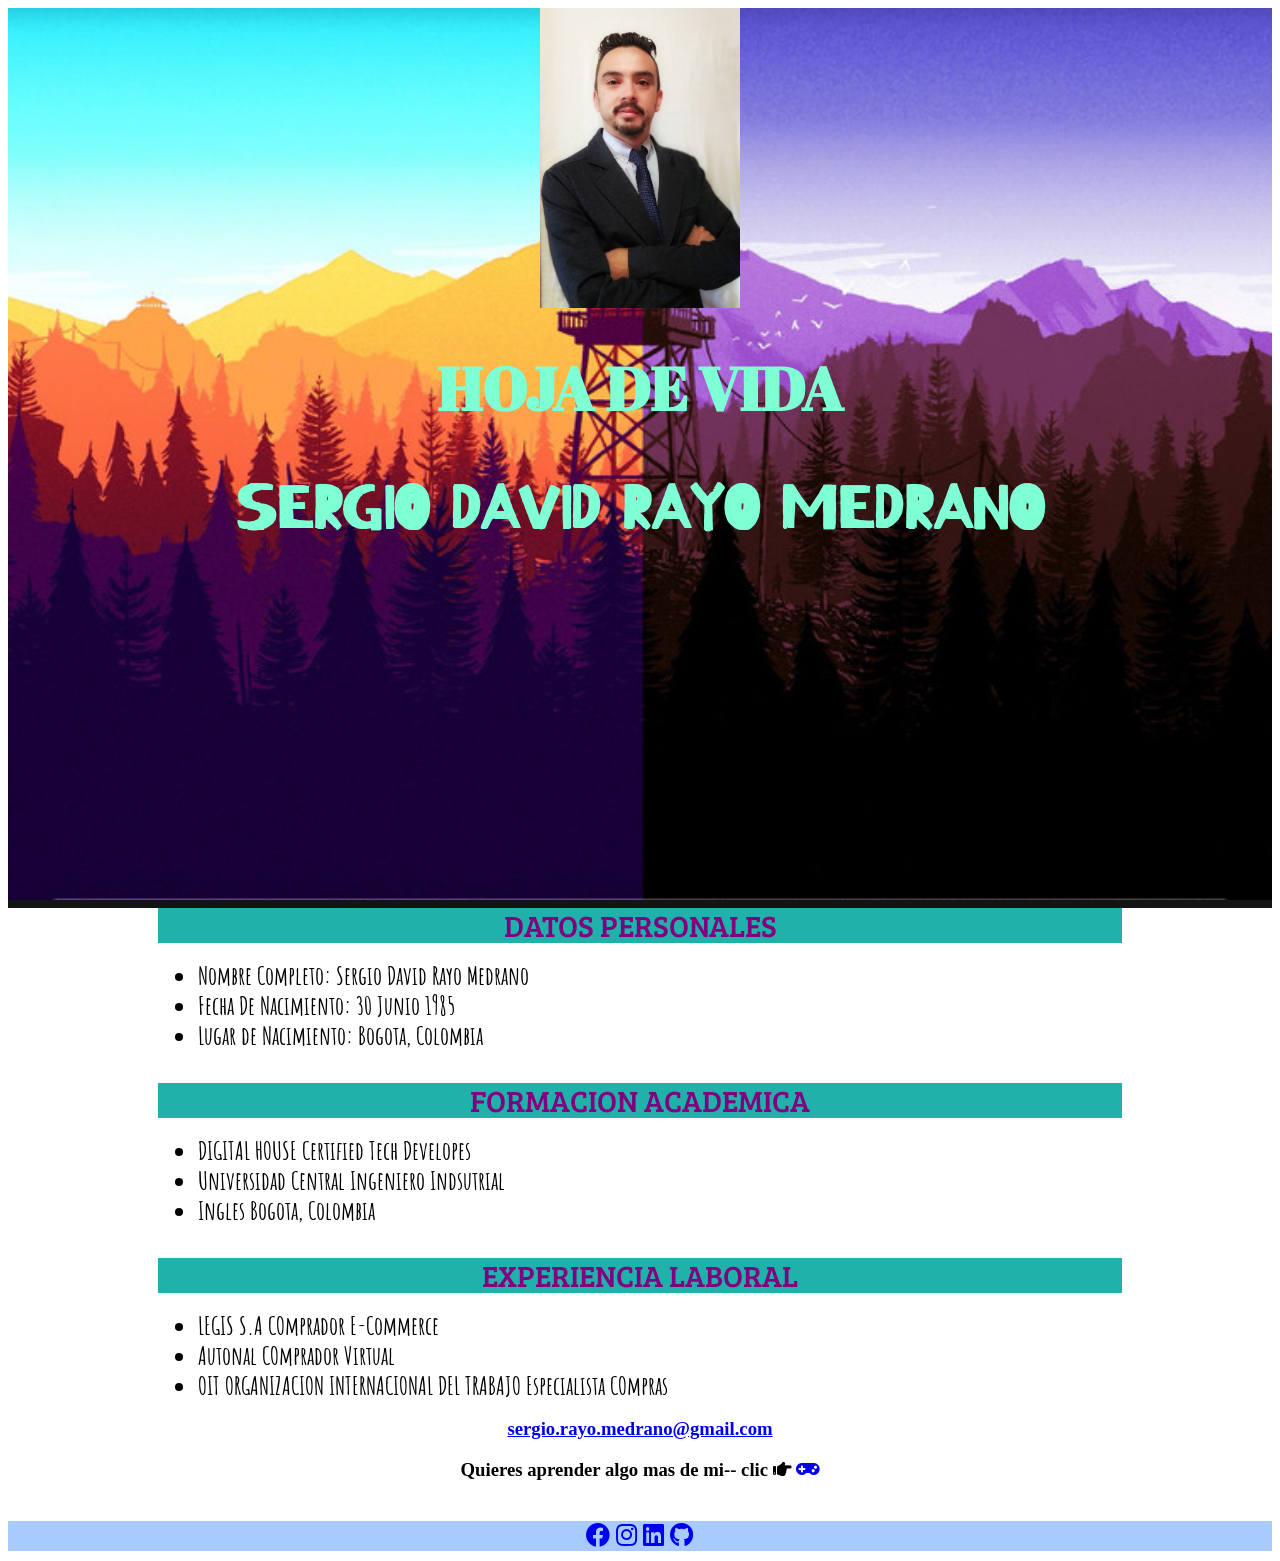
<file: index.html>
<!DOCTYPE html>
<html lang="en">
<head>
    <meta charset="UTF-8">
    <meta http-equiv="X-UA-Compatible" content="IE=edge">
    <meta name="viewport" content="width=device-width, initial-scale=1.0">
    <title>HDV SERGIO RAYO</title>
    <link rel="stylesheet" href="/css/style.css">
    <link rel="stylesheet" href="/css/styles.css">
    
    <link rel="stylesheet" href="https://cdnjs.cloudflare.com/ajax/libs/font-awesome/5.15.3/css/all.min.css" integrity="sha512-iBBXm8fW90+nuLcSKlbmrPcLa0OT92xO1BIsZ+ywDWZCvqsWgccV3gFoRBv0z+8dLJgyAHIhR35VZc2oM/gI1w==" crossorigin="anonymous">
    <link href="https://fonts.googleapis.com/css2?family=Amatic+SC&family=Bree+Serif&family=Kirang+Haerang&display=swap" rel="stylesheet">
    <link href="https://fonts.googleapis.com/css2?family=Abril+Fatface&display=swap" rel="stylesheet">
    
</head>

    <header>
    <img id ="foto_perfil" src="IMAGENES/PORTADA.jpeg" alt="foto de perfil">
    <div>
        <h1 class="titulo"> HOJA DE VIDA </h1>
        <h1 class="titulo2"> SERGIO DAVID RAYO MEDRANO </h1>
    </div>
    </header>
<body>
<main>
<div class="cajas">
    <div class="subtitulos" > DATOS PERSONALES
    </div>
    <ul>
        <li> <span> Nombre Completo:</span> Sergio David Rayo Medrano</li> <br>
        <li> <span> Fecha De Nacimiento: </span> 30 Junio 1985</li> <br>
        <li> <span> Lugar de Nacimiento: </span> Bogota, Colombia</li> <br>
    </ul>
</div>
<div class="cajas">
    <div class="subtitulos"> FORMACION ACADEMICA</div>
    <ul>
            <li> <span> DIGITAL HOUSE</span> Certified Tech Developes</li> <br>
            <li> <span> Universidad Central </span> Ingeniero Indsutrial</li> <br>
            <li> <span> Ingles </span> Bogota, Colombia</li> <br>
    </ul>
</div>
<div class="cajas">
    <div class="subtitulos"> EXPERIENCIA LABORAL</div>
    <ul>
            <li> <span> LEGIS S.A </span> COmprador E-Commerce</li> <br>
            <li> <span> Autonal </span> COmprador Virtual</li> <br>
            <li> <span> OIT ORGANIZACION INTERNACIONAL DEL TRABAJO</span> Especialista COmpras</li>
        </ul>
</div>
    <footer>
    <h3 class="futer" >
        <a href="mailto:sergito.rayo.medrano@gmail.com" target="_blank"> sergio.rayo.medrano@gmail.com</a>
        <p> Quieres aprender algo mas de mi-- clic    <i class="fas fa-hand-point-right"></i> <a href="/infografia.html"><i class="fas fa-gamepad"></i></p> <br> 
        <div class="iconos">
        <a href="https://www.facebook.com/srayom/" target="_blank"><i class="fab fa-facebook"></i></a>
        <a href="https://www.instagram.com/ingzejio/?hl=es-la" target="_blank"><i class="fab fa-instagram"></i></a>
        <a href="https://www.linkedin.com/in/sergiorayo1985/" target="_blank"><i class="fab fa-linkedin"></i></a>
        <a href="https://github.com/sergito1985" target="_blank"><i class="fab fa-github"></i></a>
        </div>
        </h3>
    </footer>
</body>
</html>
</file>
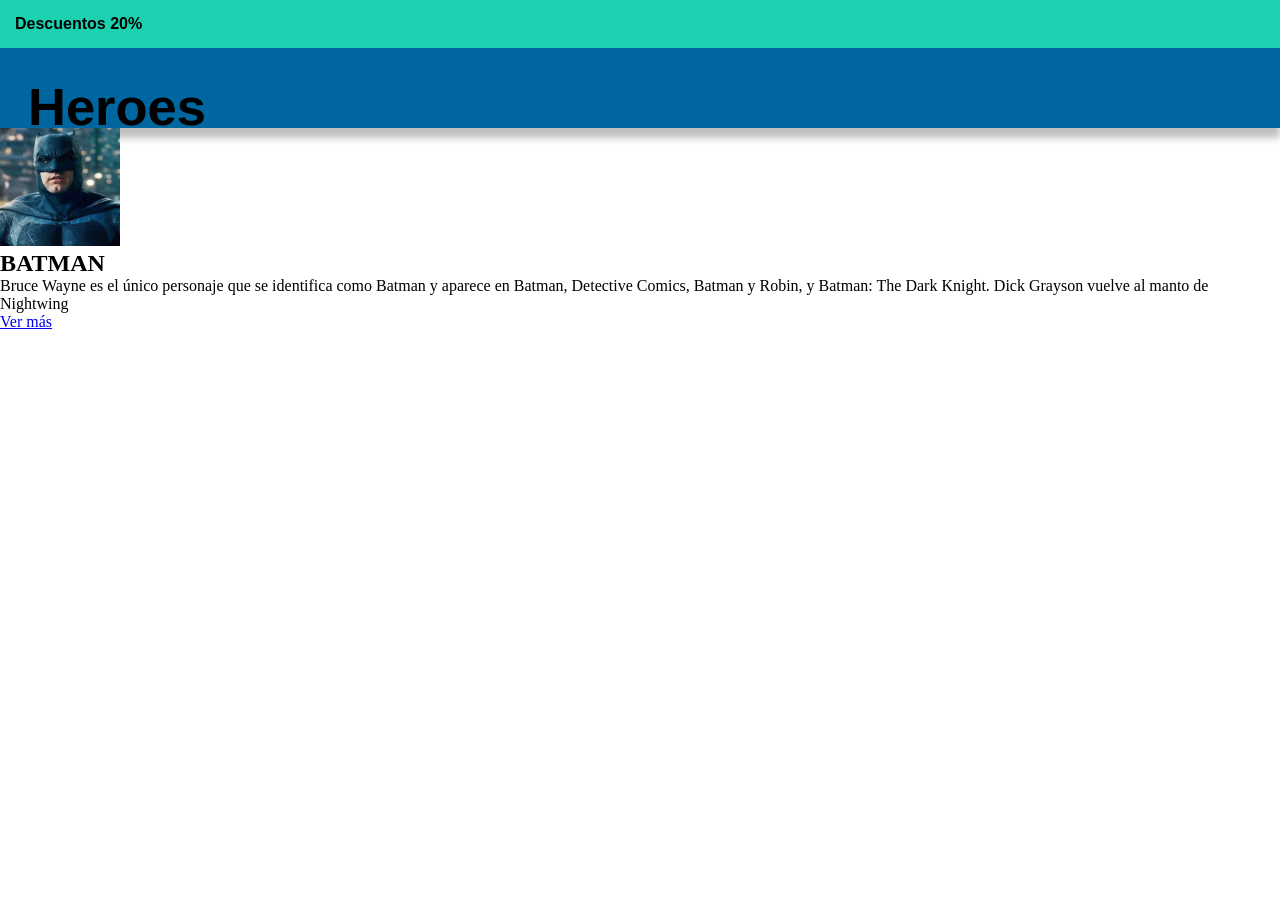
<file: clase 10 heroes/index.html>
<!DOCTYPE html>
<html lang="en">
<head>
    <meta charset="UTF-8">
    <meta http-equiv="X-UA-Compatible" content="IE=edge">
    <meta name="viewport" content="width=device-width, initial-scale=1.0">
    <link rel="stylesheet" href="css/style.css">
    <title>Cards heroes</title>
</head>

<body>
    <header id="navegador">
        <section id="descuento">
            <h4>Descuentos 20%</h4>
        </section>
        <section id="titulo">
            <h1>Heroes</h1>
        </section>
    </header>

<main id="main-content">
        <article class="card">

            <header class="batman profile">
                <i class="fas fa-heart"></i>
                <img src="imagenes/liga-justicia-batman-kO4H--1024x512@abc 1.png" alt="batman">
            </header>
            <section>
                <div class="subBody">
                    <h2>BATMAN</h2>
                    <p>Bruce Wayne es el único personaje que se identifica como Batman y aparece en Batman,
                    Detective Comics, Batman y Robin, y Batman: The Dark Knight. Dick Grayson vuelve al manto 
                    de Nightwing</p>
                </div>


                <a href="#" class="btn-card">Ver más</a>

            </section>
        </article>

</body>
</html>
</file>
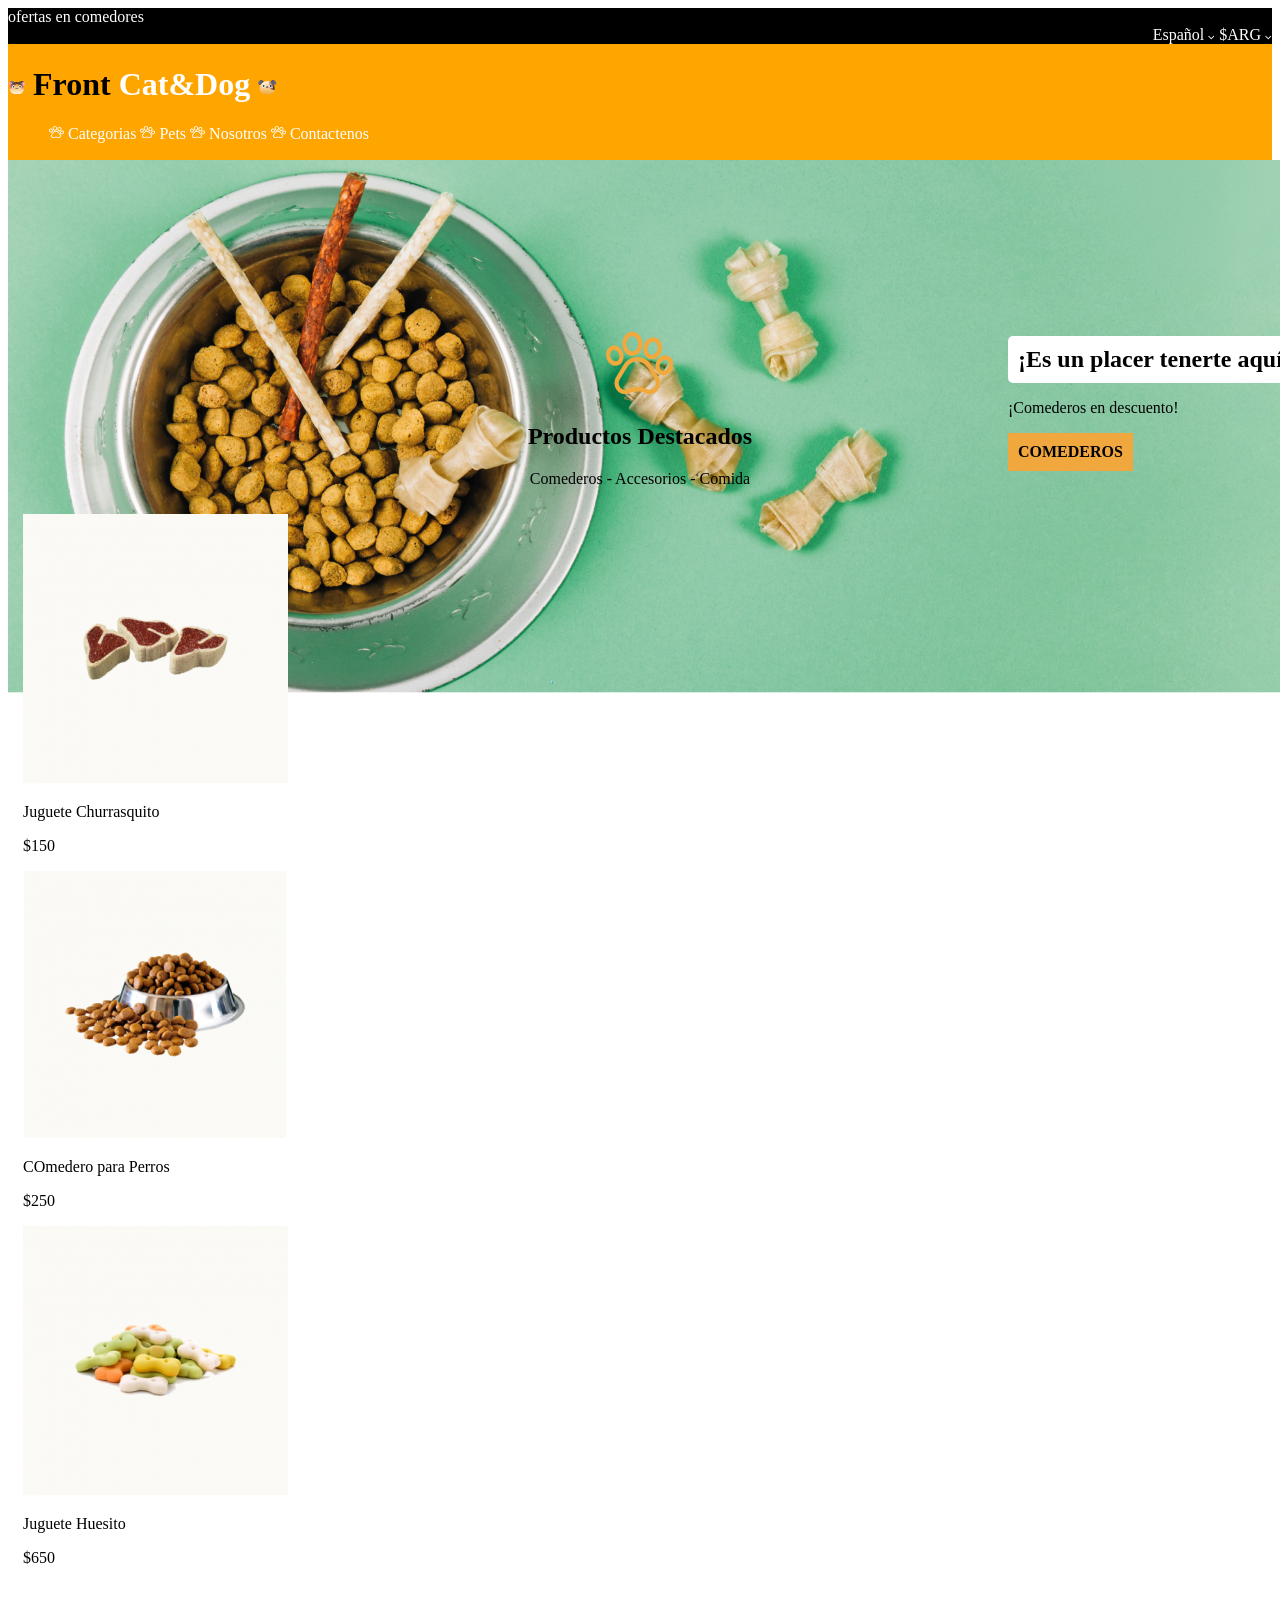
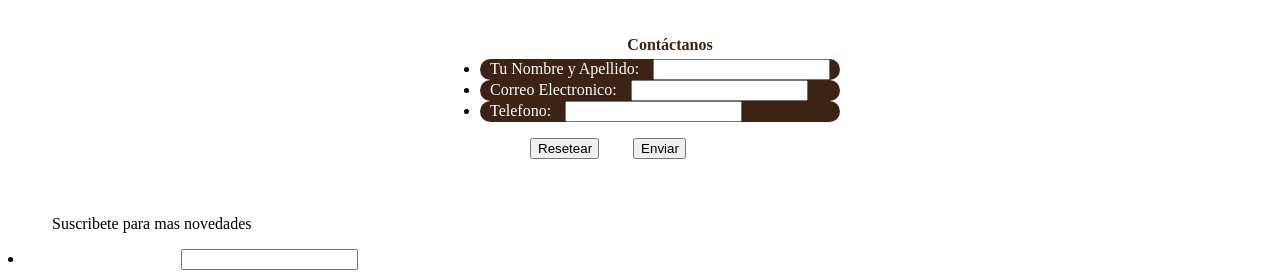
<file: clase 6 pet shop/index.html>
<!DOCTYPE html>
<html lang="en">
  <head>
    <meta charset="UTF-8" />
    <meta http-equiv="X-UA-Compatible" content="IE=edge" />
    <meta name="viewport" content="width=device-width, initial-scale=1.0" />
    <title>Clase C6S</title>
    <link rel="stylesheet" href="CSS/styles.css" >
  </head>
<!--  monedas -->
  <body>
    <header>
      <div class="top"> 
        <span> ofertas en comedores </span> 
        <div class="pago">
          Español <span> <img src="images/downArrow.png" alt="flecha"> </span> 
          $ARG <span> </span><img src="images/downArrow.png" alt="flecha"></span>
        </div>
      </div>
<!--  contenedor logo & list -->
    <div class=logo>
      <h1> <img src="images/svg/Cat.svg" alt="gatico" /> Front <span style="color:white">Cat&Dog </span> <img src="images/svg/Dog.svg" alt="perrito" /> </h1> 
      <nav>  
        <ul type="none">
          <div class="lista1">
          <li>
            <img src="images/svg/pawprint 1.svg" alt="huella"> <span style=color:white> Categorias </span>
            <img src="images/svg/pawprint 1.svg" alt="huella"> <span style=color:white> Pets </span>
            <img src="images/svg/pawprint 1.svg" alt="huella"> <span style=color:white> Nosotros </span>
            <img src="images/svg/pawprint 1.svg" alt="huella"> <span style=color:white> Contactenos </span> 
          </li>
          </div> 
        </ul>
      </nav>
    </div>
<!--  header foto scroll -->
    </header>
        <div class="comedero1">
        <img src="images/Recurso2.png" alt="comida" with="731" height="532.9">
        </div>
        <div class=comida>
            <p> <h2>¡Es un placer tenerte aquí!</h2></p>
            <p>¡Comederos en descuento!</p>
            <p><h4>COMEDEROS</h4></p>  
        </div> 
<!--  productos --> 
        <div class="destacados"> 
        <img src="images/Recurso 3.png" alt="huella">
        <h2>Productos Destacados</h2>
        <p>Comederos - Accesorios - Comida</p>
        </div>

<div class="productos">    
    <div class="churrasquito">
        <img src="images/churrasquito.png" alt="churrasquito">
        <p> Juguete Churrasquito</p>
        <p> $150</p>
    </div>
    <div class="comedero">
      <img src="images/comedero.png" alt="comedero_perro">
      <p> COmedero para Perros</p>
      <p> $250</p>
    </div>
    <div class="juguete">
      <img src="images/Huesito.png" alt="juguete">
      <p> Juguete Huesito</p>
      <p> $650</p>
    </div>
  </div>
<!--  contacto --> 
    <form action="contactos" method="POST">
    <ul> 
      <div class="contactanos"> Contáctanos </div>
      <div class="datos">
      <li> <label for="nombres">Tu Nombre y Apellido: </label> <input type="text" name="Nombre"> </li>
      <li> <label for="correo"> Correo Electronico: </label> <input type="email" name="Correo" size="20"> </li>
      <li> <label for="telefono"> Telefono: </label> <input type="tel" name="Telefono"> </li> 
      </div>
      <p class="button"> <button type="reset">Resetear </button>
        <button type="submit">Enviar </button></p> 
    </ul>
    </form>
    
  </body>
  <footer>
    <div class="sus">
      <p> <img src="images/svg/Group.svg" alt="correo"> Suscribete para mas novedades</p>
      <li> <label for="sus"> Correo Electronico: </label> <input type="email" name="Correo" size="20"> </li>  



  </footer>
</html>
</file>
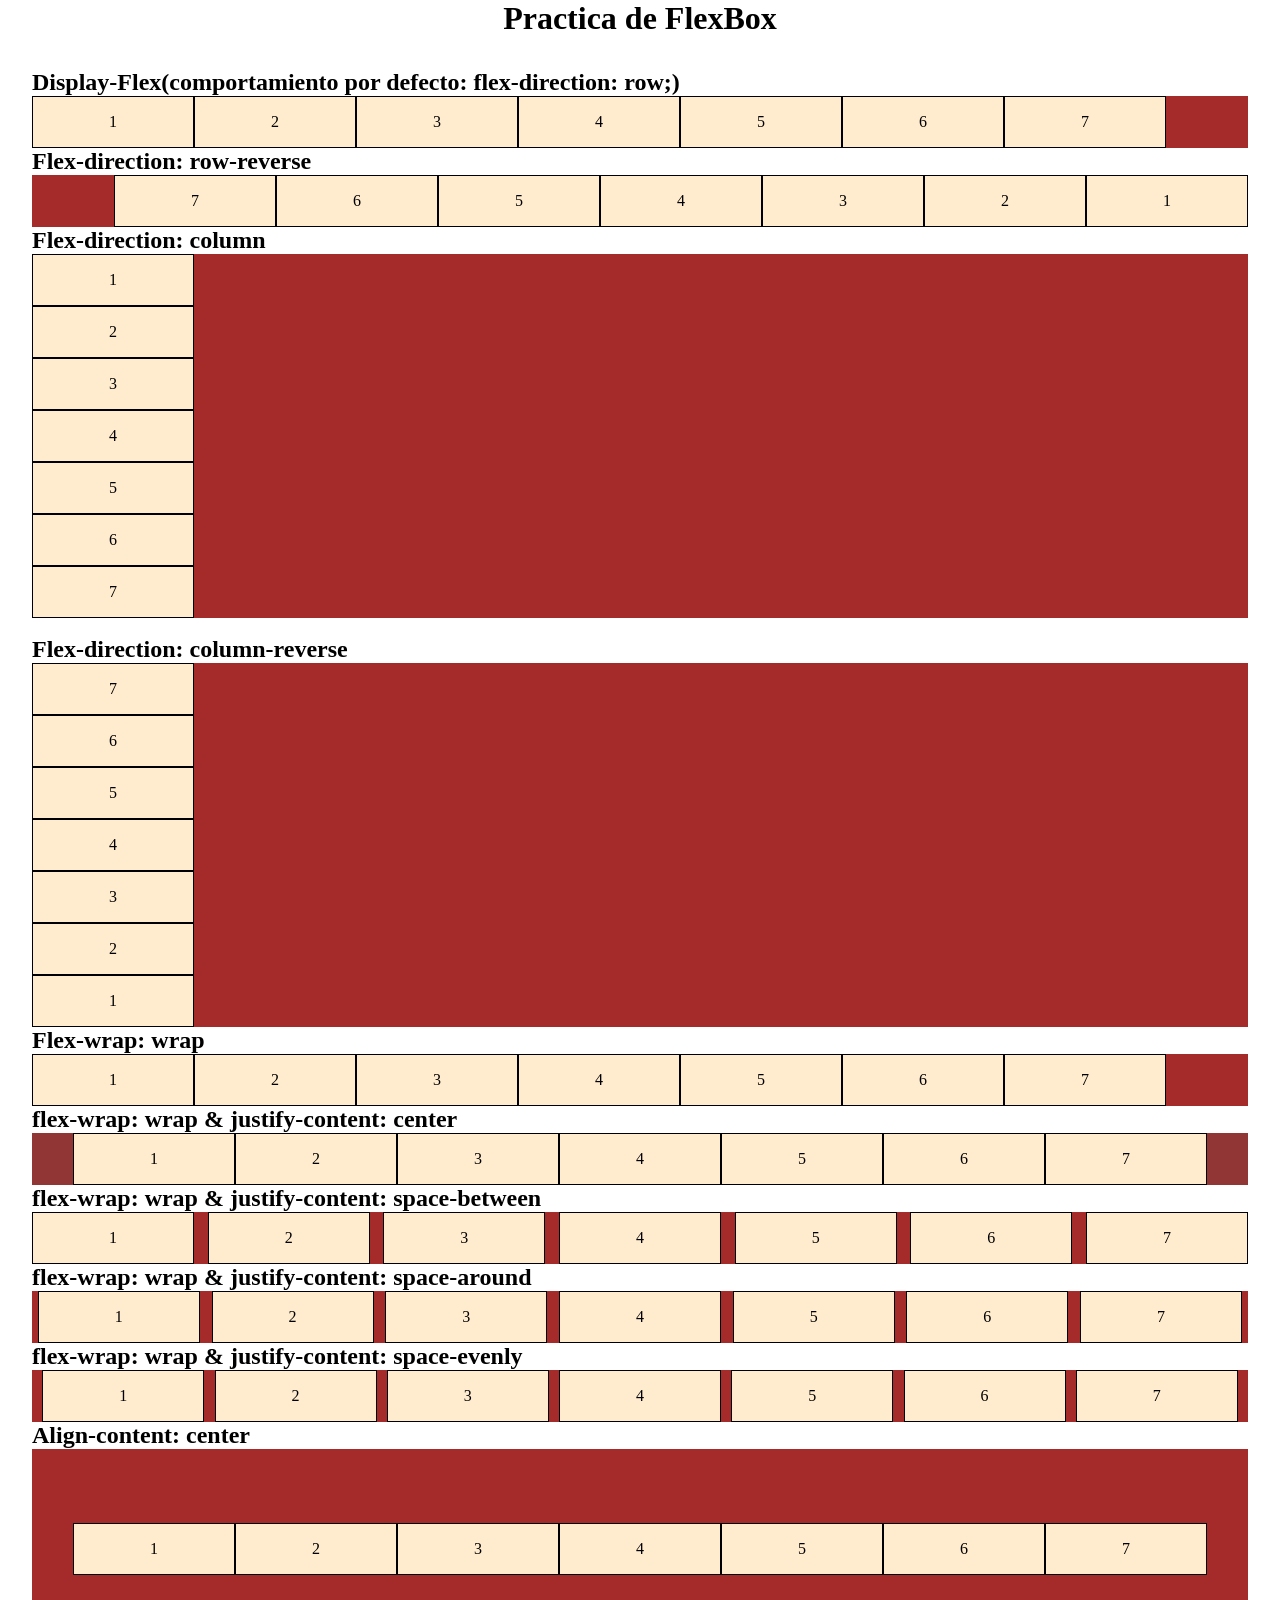
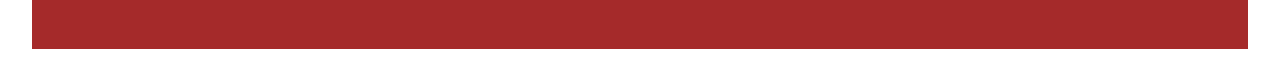
<file: clase 13 pet sshop/ejemplo box/index.html>
<!DOCTYPE html>
<html lang="es">

<head>
    <meta charset="UTF-8">
    <meta http-equiv="X-UA-Compatible" content="IE=edge">
    <meta name="viewport" content="width=device-width, initial-scale=1.0">
    <title>FlexBox</title>
    <link rel="stylesheet" href="css/styles.css">
</head>

<body>
    <header>
        <h1>Practica de FlexBox</h1>

    </header>
    <main>
        <h2>Display-Flex(comportamiento por defecto: flex-direction: row;)</h2>
        <div class="contenedorPadre">
            <div class="hijo">1</div>
            <div class="hijo">2</div>
            <div class="hijo">3</div>
            <div class="hijo">4</div>
            <div class="hijo">5</div>
            <div class="hijo">6</div>
            <div class="hijo">7</div>
        </div>
        <h2>Flex-direction: row-reverse</h2>
        <div class="contenedorReverse">
            <div class="hijo">1</div>
            <div class="hijo">2</div>
            <div class="hijo">3</div>
            <div class="hijo">4</div>
            <div class="hijo">5</div>
            <div class="hijo">6</div>
            <div class="hijo">7</div>
                     
        </div>
        <h2>Flex-direction: column</h2>
        <div class="contenedorColumn">
            <div class="hijo">1</div>
            <div class="hijo">2</div>
            <div class="hijo">3</div>
            <div class="hijo">4</div>
            <div class="hijo">5</div>
            <div class="hijo">6</div>
            <div class="hijo">7</div>       
        </div>
        <br>
        <h2>Flex-direction: column-reverse</h2>
        <div class="contenedorColumnReverse">
            <div class="hijo">1</div>
            <div class="hijo">2</div>
            <div class="hijo">3</div>
            <div class="hijo">4</div>
            <div class="hijo">5</div>
            <div class="hijo">6</div>
            <div class="hijo">7</div>            
        </div>
        <h2>Flex-wrap: wrap</h2>
        <div class="contenedorWrap">
            <div class="hijo">1</div>
            <div class="hijo">2</div>
            <div class="hijo">3</div>
            <div class="hijo">4</div>
            <div class="hijo">5</div>
            <div class="hijo">6</div>
            <div class="hijo">7</div>            
        </div>
        <h2>flex-wrap: wrap & justify-content: center</h2>
        <div class="contenedorCentrado">
            <div class="hijo">1</div>
            <div class="hijo">2</div>
            <div class="hijo">3</div>
            <div class="hijo">4</div>
            <div class="hijo">5</div>
            <div class="hijo">6</div>
            <div class="hijo">7</div>            
        </div>
        <h2>flex-wrap: wrap & justify-content: space-between</h2>
        <div class="contenedorSpace">
            <div class="hijo">1</div>
            <div class="hijo">2</div>
            <div class="hijo">3</div>
            <div class="hijo">4</div>
            <div class="hijo">5</div>
            <div class="hijo">6</div>
            <div class="hijo">7</div>            
        </div>
        <h2>flex-wrap: wrap & justify-content: space-around</h2>
        <div class="contenedorAround">
            <div class="hijo">1</div>
            <div class="hijo">2</div>
            <div class="hijo">3</div>
            <div class="hijo">4</div>
            <div class="hijo">5</div>
            <div class="hijo">6</div>
            <div class="hijo">7</div>            
        </div>
        <h2>flex-wrap: wrap & justify-content: space-evenly</h2>
        <div class="contenedorEvenly">
            <div class="hijo">1</div>
            <div class="hijo">2</div>
            <div class="hijo">3</div>
            <div class="hijo">4</div>
            <div class="hijo">5</div>
            <div class="hijo">6</div>
            <div class="hijo">7</div>            
        </div>
        <h2>Align-content: center</h2>
        <div class="contenedorAlign">
            <div class="hijo">1</div>
            <div class="hijo">2</div>
            <div class="hijo">3</div>
            <div class="hijo">4</div>
            <div class="hijo">5</div>
            <div class="hijo">6</div>
            <div class="hijo">7</div>            
        </div>
        <h2></h2>
        
        
        





    
    


    </main>
    <footer></footer>

</body>

</html>
</file>
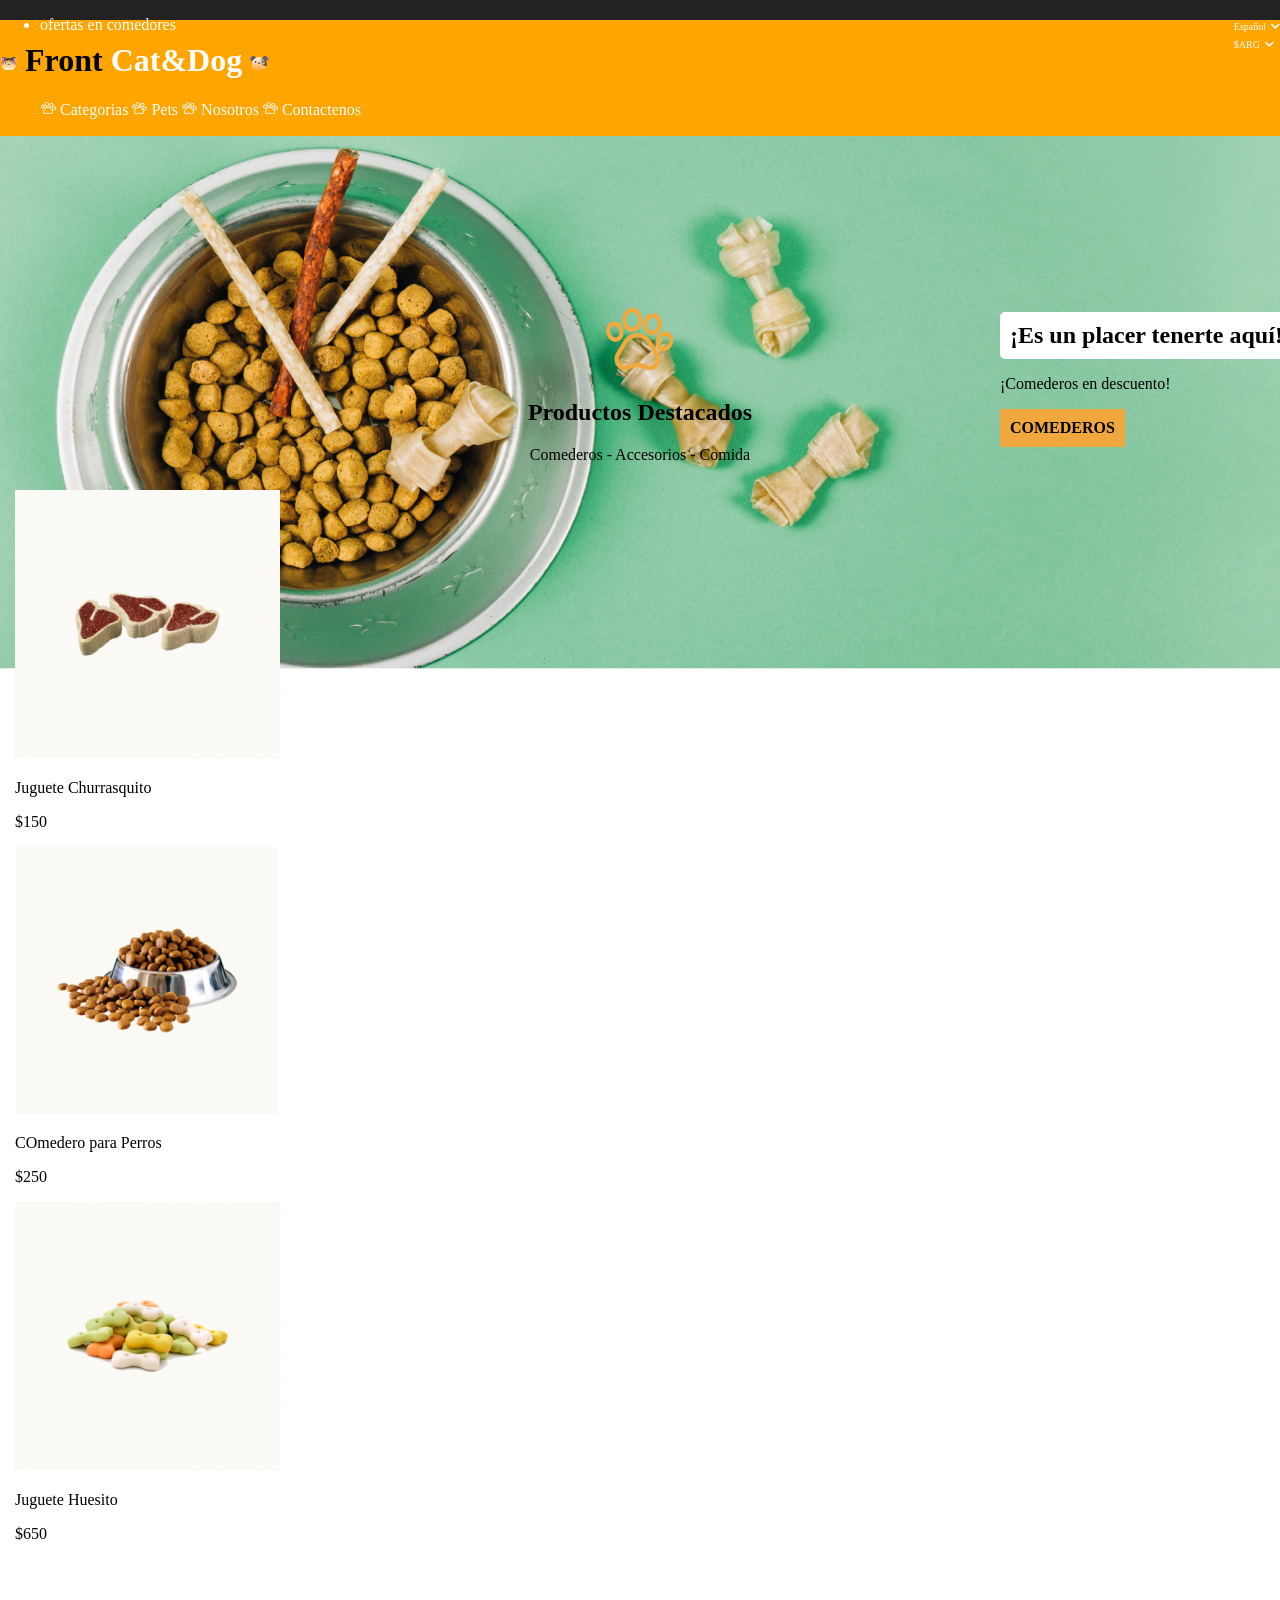
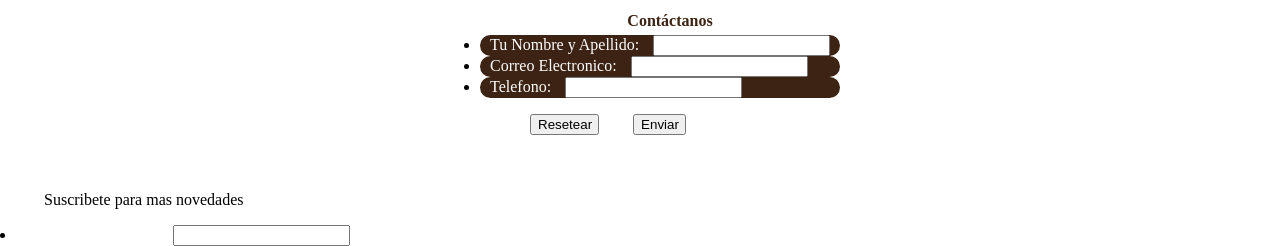
<file: clase 13 pet sshop/pet shop sergio/index.html>
<!DOCTYPE html>
<html lang="en">
  <head>
    <meta charset="UTF-8" />
    <meta http-equiv="X-UA-Compatible" content="IE=edge" />
    <meta name="viewport" content="width=device-width, initial-scale=1.0" />
    <title>Clase C6S</title>
    <link rel="stylesheet" href="https://cdnjs.cloudflare.com/ajax/libs/font-awesome/5.15.3/css/all.min.css" integrity="sha512-iBBXm8fW90+nuLcSKlbmrPcLa0OT92xO1BIsZ+ywDWZCvqsWgccV3gFoRBv0z+8dLJgyAHIhR35VZc2oM/gI1w==" crossorigin="anonymous" />
    <link rel="stylesheet" href="CSS/styles.css" >
  </head>
<!--  monedas -->
  <body>
    <header>
      <div class="top" type="none"> 
        <ul>
            <li> ofertas en comedores </li> 
        </ul>
        <ul type="none" class="pago">
          <li><a href="">Español<i class="fas fa-chevron-down"></i></a></li>
          <li><a href="">$ARG<i class="fas fa-chevron-down"></i></a></li>
        </ul>
      </div>
<!--  contenedor logo & list -->
    <div class=logo>
      <h1> <img src="images/svg/Cat.svg" alt="gatico" /> Front <span style="color:white">Cat&Dog </span> <img src="images/svg/Dog.svg" alt="perrito" /> </h1> 
      <nav>  
        <ul type="none">
          <div class="lista1">
          <li>
            <img src="images/svg/pawprint 1.svg" alt="huella"> <span style=color:white> Categorias </span>
            <img src="images/svg/pawprint 1.svg" alt="huella"> <span style=color:white> Pets </span>
            <img src="images/svg/pawprint 1.svg" alt="huella"> <span style=color:white> Nosotros </span>
            <img src="images/svg/pawprint 1.svg" alt="huella"> <span style=color:white> Contactenos </span> 
          </li>
          </div> 
        </ul>
      </nav>
    </div>
<!--  header foto scroll -->
    </header>
        <div class="comedero1">
        <img src="images/Recurso2.png" alt="comida" with="731" height="532.9">
        </div>
        <div class=comida>
            <p> <h2>¡Es un placer tenerte aquí!</h2></p>
            <p>¡Comederos en descuento!</p>
            <p><h4>COMEDEROS</h4></p>  
        </div> 
<!--  productos --> 
        <div class="destacados"> 
        <img src="images/Recurso 3.png" alt="huella">
        <h2>Productos Destacados</h2>
        <p>Comederos - Accesorios - Comida</p>
        </div>

<div class="productos">    
    <div class="churrasquito">
        <img src="images/churrasquito.png" alt="churrasquito">
        <p> Juguete Churrasquito</p>
        <p> $150</p>
    </div>
    <div class="comedero">
      <img src="images/comedero.png" alt="comedero_perro">
      <p> COmedero para Perros</p>
      <p> $250</p>
    </div>
    <div class="juguete">
      <img src="images/Huesito.png" alt="juguete">
      <p> Juguete Huesito</p>
      <p> $650</p>
    </div>
  </div>
<!--  contacto --> 
    <form action="contactos" method="POST">
    <ul> 
      <div class="contactanos"> Contáctanos </div>
      <div class="datos">
      <li> <label for="nombres">Tu Nombre y Apellido: </label> <input type="text" name="Nombre"> </li>
      <li> <label for="correo"> Correo Electronico: </label> <input type="email" name="Correo" size="20"> </li>
      <li> <label for="telefono"> Telefono: </label> <input type="tel" name="Telefono"> </li> 
      </div>
      <p class="button"> <button type="reset">Resetear </button>
        <button type="submit">Enviar </button></p> 
    </ul>
    </form>
    
  </body>
  <footer>
    <div class="sus">
      <p> <img src="images/svg/Group.svg" alt="correo"> Suscribete para mas novedades</p>
      <li> <label for="sus"> Correo Electronico: </label> <input type="email" name="Correo" size="20"> </li>  



  </footer>
</html>
</file>
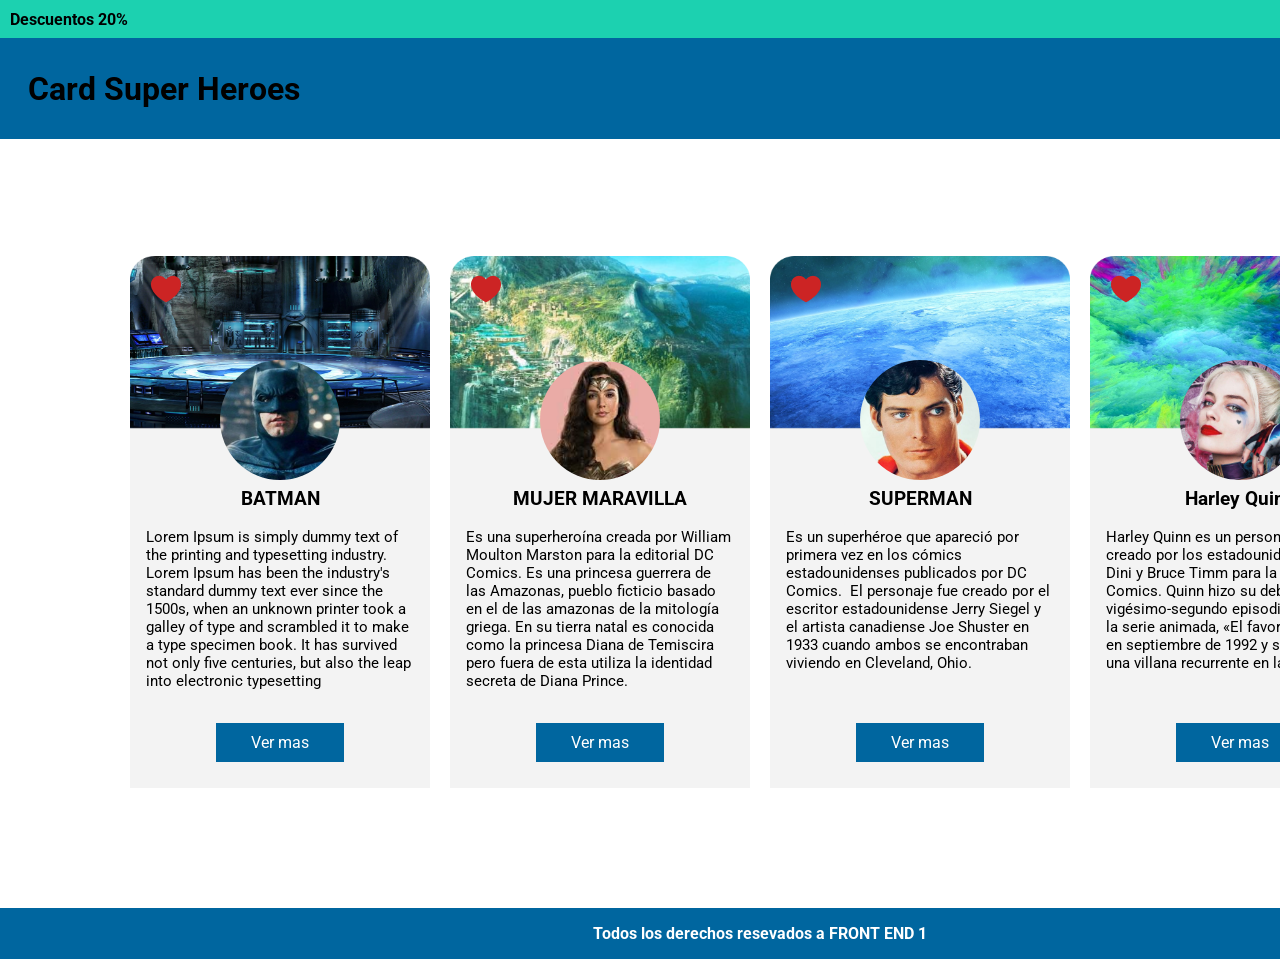
<file: Clase 14 heroes mediaqueries/Clase14-main/index.html>
<!DOCTYPE html>
<html lang="en">
  <head>
    <meta charset="UTF-8" />
    <meta http-equiv="X-UA-Compatible" content="IE=edge" />
    <meta name="viewport" content="width=device-width, initial-scale=1.0" />
    <title>Clase 14</title>
    <link rel="stylesheet" href="css/style.css" />
    <link rel="preconnect" href="https://fonts.googleapis.com" />
    <link rel="preconnect" href="https://fonts.gstatic.com" crossorigin />
    <link
      href="https://fonts.googleapis.com/css2?family=Roboto:wght@300&display=swap"
      rel="stylesheet"
    />
  </head>
  <body>
    <header>
      <div class="descuento">
        <h4>Descuentos 20%</h4>
      </div>
    </header>
    <div class="titulo">
      <h1>Card Super Heroes</h1>
    </div>
    <main>
      <div class="contenedor">
        <article class="card">
          <img src="images/corazon.png" class="heart" alt="favorito" />
          <img src="images/fondo_batman.png" class="bkgd" alt="fondo" />
          <img src="images/batman_profile.png" class="profile" alt="foto" />
          <h3>BATMAN</h3>
          <p>
            Lorem Ipsum is simply dummy text of the printing and typesetting
            industry. Lorem Ipsum has been the industry's standard dummy text
            ever since the 1500s, when an unknown printer took a galley of type
            and scrambled it to make a type specimen book. It has survived not
            only five centuries, but also the leap into electronic typesetting
          </p>

          <a href="#" class="btn">Ver mas</a>
        </article>

        <article class="card">
          <img src="images/corazon.png" class="heart" alt="favorito" />
          <img src="images/fondo_wonderwoman.png" class="bkgd" alt="fondo" />
          <img
            src="images/wonderwoman_profile.png"
            class="profile"
            alt="foto"
          />
          <h3>MUJER MARAVILLA</h3>
          <p>
            Es una superheroína creada por William Moulton Marston para la
            editorial DC Comics. Es una princesa guerrera de las Amazonas,
            pueblo ficticio basado en el de las amazonas de la mitología griega.
            En su tierra natal es conocida como la princesa Diana de Temiscira
            pero fuera de esta utiliza la identidad secreta de Diana Prince.
          </p>
          <a href="#" class="btn">Ver mas</a>
        </article>

        <article class="card">
          <img src="images/corazon.png" class="heart" alt="favorito" />
          <img src="images/fondo_superman.png" class="bkgd" alt="fondo" />
          <img src="images/superman_profile.png" class="profile" alt="foto" />
          <h3>SUPERMAN</h3>
          <p>
            Es un superhéroe que apareció por primera vez en los cómics
            estadounidenses publicados por DC Comics. ​ El personaje fue creado
            por el escritor estadounidense Jerry Siegel y el artista canadiense
            Joe Shuster en 1933 cuando ambos se encontraban viviendo en
            Cleveland, Ohio.
          </p>
          <a href="#" class="btn">Ver mas</a>
        </article>
        <article class="card">
          <img src="images/corazon.png" class="heart" alt="favorito" />
          <img src="images/fondo_harley.png" class="bkgd" alt="fondo" />
          <img src="images/harley_profile.png" class="profile" alt="foto" />
          <h3>Harley Quinn</h3>
          <p>
            Harley Quinn es un personaje ficticio creado por los estadounidenses
            Paul Dini y Bruce Timm para la editorial DC Comics. Quinn hizo su
            debut en el vigésimo-segundo episodio de Batman: la serie animada,
            «El favor del Joker», en septiembre de 1992 y se convirtió en una
            villana recurrente en la serie.
          </p>
          <a href="#" class="btn">Ver mas</a>
        </article>
      </div>
    </main>
    <footer>
      <h4>Todos los derechos resevados a FRONT END 1</h4>
    </footer>
  </body>
</html>
</file>
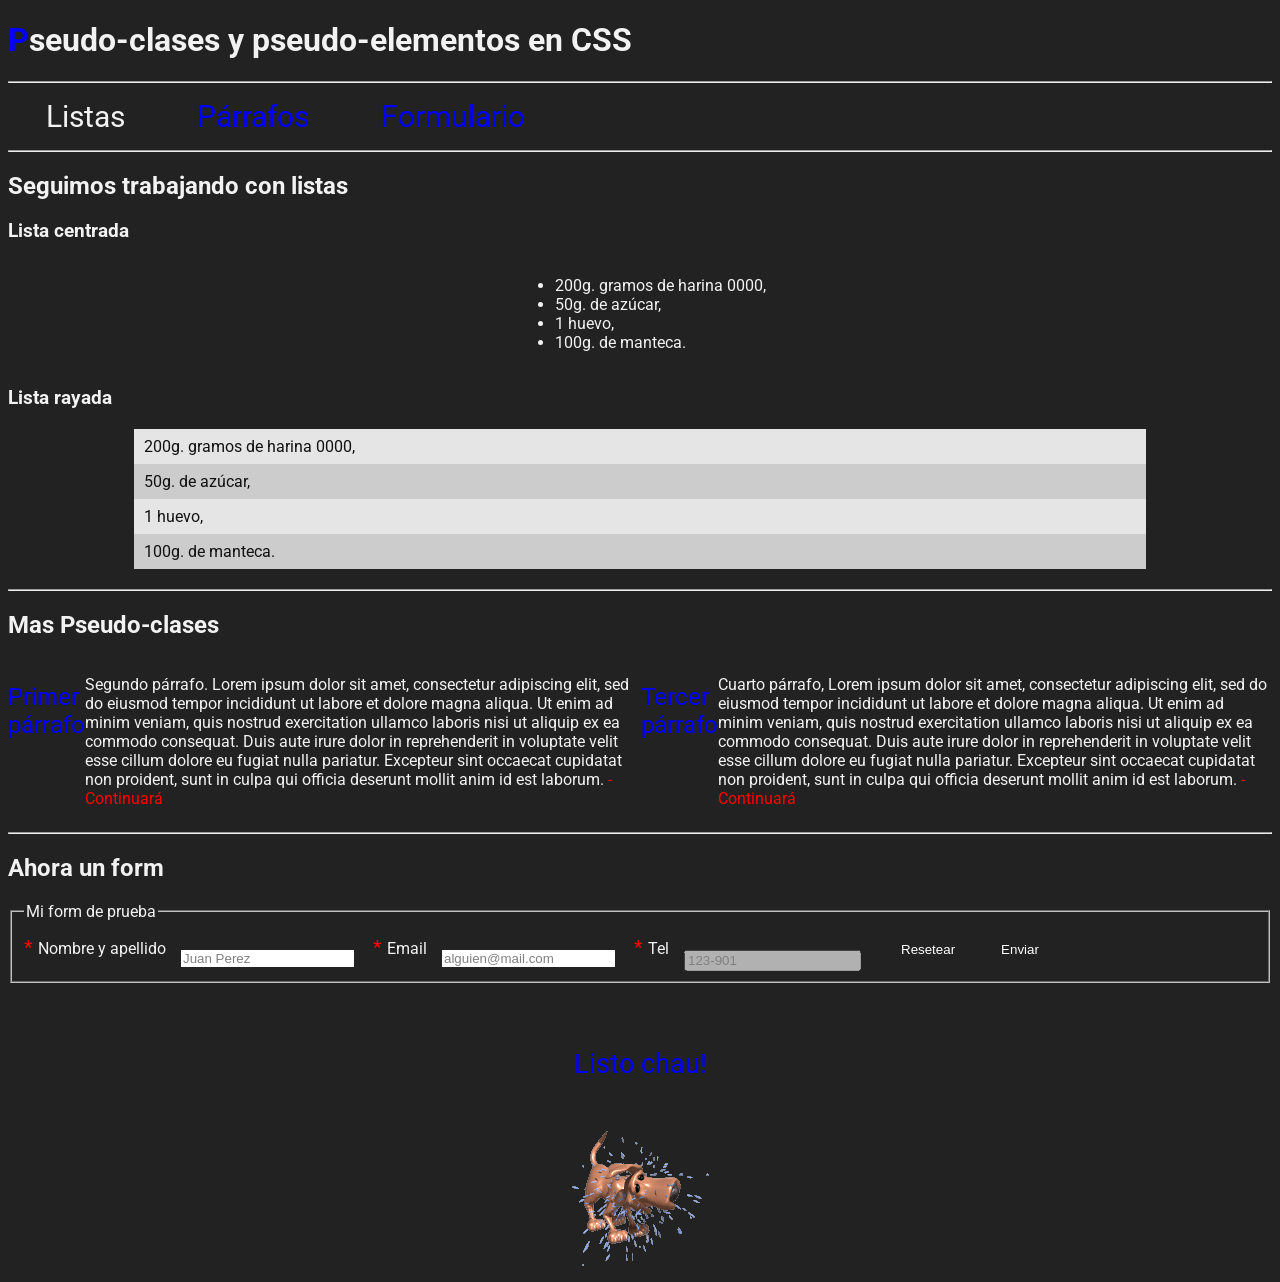
<file: clase 17/clase_17_vivo/index.html>
<!DOCTYPE html>
<html lang="en">

<head>
    <meta charset="UTF-8">
    <meta http-equiv="X-UA-Compatible" content="IE=edge">
    <meta name="viewport" content="width=device-width, initial-scale=1.0">
    <title>Document</title>
    <link rel="stylesheet" href="./css/style_sincronica.css">
</head>

<body>
    <h1>Pseudo-clases y pseudo-elementos en CSS </h1>
    <hr>
    <nav>
        <ul>
            <li><a>Listas</a></li>
            <li><a href="#parrafos">Párrafos</a></li>
            <li><a href="#formulario">Formulario</a></li>
        </ul>
    </nav>
    <hr>
    <section id="listas">
        <h2 class="tooltip">Seguimos trabajando con listas</h2>
        <h3> Lista centrada </h3>
        <div class="centrar-listas">
            <ul>
                <li>200g. gramos de harina 0000, </li>
                <li>50g. de azúcar,</li>
                <li>1 huevo,</li>
                <li>100g. de manteca.</li>
            </ul>
        </div>
        <h3>Lista rayada</h3>
        <ul class="lista">
            <li>200g. gramos de harina 0000, </li>
            <li>50g. de azúcar,</li>
            <li>1 huevo,</li>
            <li>100g. de manteca.</li>
        </ul>
    </section>
    <hr>
    <section id="parrafos">
        <h2>Mas Pseudo-clases</h2>
        <div id="flex-container">
            <p>Primer párrafo</p>
            <p>Segundo párrafo. Lorem ipsum dolor sit amet, consectetur adipiscing elit, sed do eiusmod tempor incididunt ut labore et dolore magna aliqua. Ut enim ad minim veniam, quis nostrud exercitation ullamco laboris nisi ut aliquip ex ea commodo consequat.
                Duis aute irure dolor in reprehenderit in voluptate velit esse cillum dolore eu fugiat nulla pariatur. Excepteur sint occaecat cupidatat non proident, sunt in culpa qui officia deserunt mollit anim id est laborum.</p>
            <p>Tercer párrafo</p>
            <p>Cuarto párrafo, Lorem ipsum dolor sit amet, consectetur adipiscing elit, sed do eiusmod tempor incididunt ut labore et dolore magna aliqua. Ut enim ad minim veniam, quis nostrud exercitation ullamco laboris nisi ut aliquip ex ea commodo consequat.
                Duis aute irure dolor in reprehenderit in voluptate velit esse cillum dolore eu fugiat nulla pariatur. Excepteur sint occaecat cupidatat non proident, sunt in culpa qui officia deserunt mollit anim id est laborum.</p>
        </div>
    </section>
    <hr>
    <section id="formulario">
        <h2>Ahora un form</h2>
        <form action="">
            <fieldset>
                <legend>Mi form de prueba</legend>

                <!-- Opcion automática  -->
                <div>
                    <input type="text" id="nombre" name="nombre" placeholder="Juan Perez" required>
                    <label for="nombre">Nombre y apellido</label>
                </div>
                <div>
                    <input type="email" id="email" name="email" placeholder="alguien@mail.com" required>
                    <label for="email">Email</label>
                </div>
                <div>
                    <input type="tel" id="tel" name="tel" placeholder="123-901" disabled>
                    <label for="tel">Tel</label>
                </div>

                <input type="reset" value="Resetear">
                <input type="submit" value="Enviar">
            </fieldset>
        </form>
    </section>
    <div class="dialogo">
        <p>Listo chau!</p>
    </div>
</body>

</html>
</file>
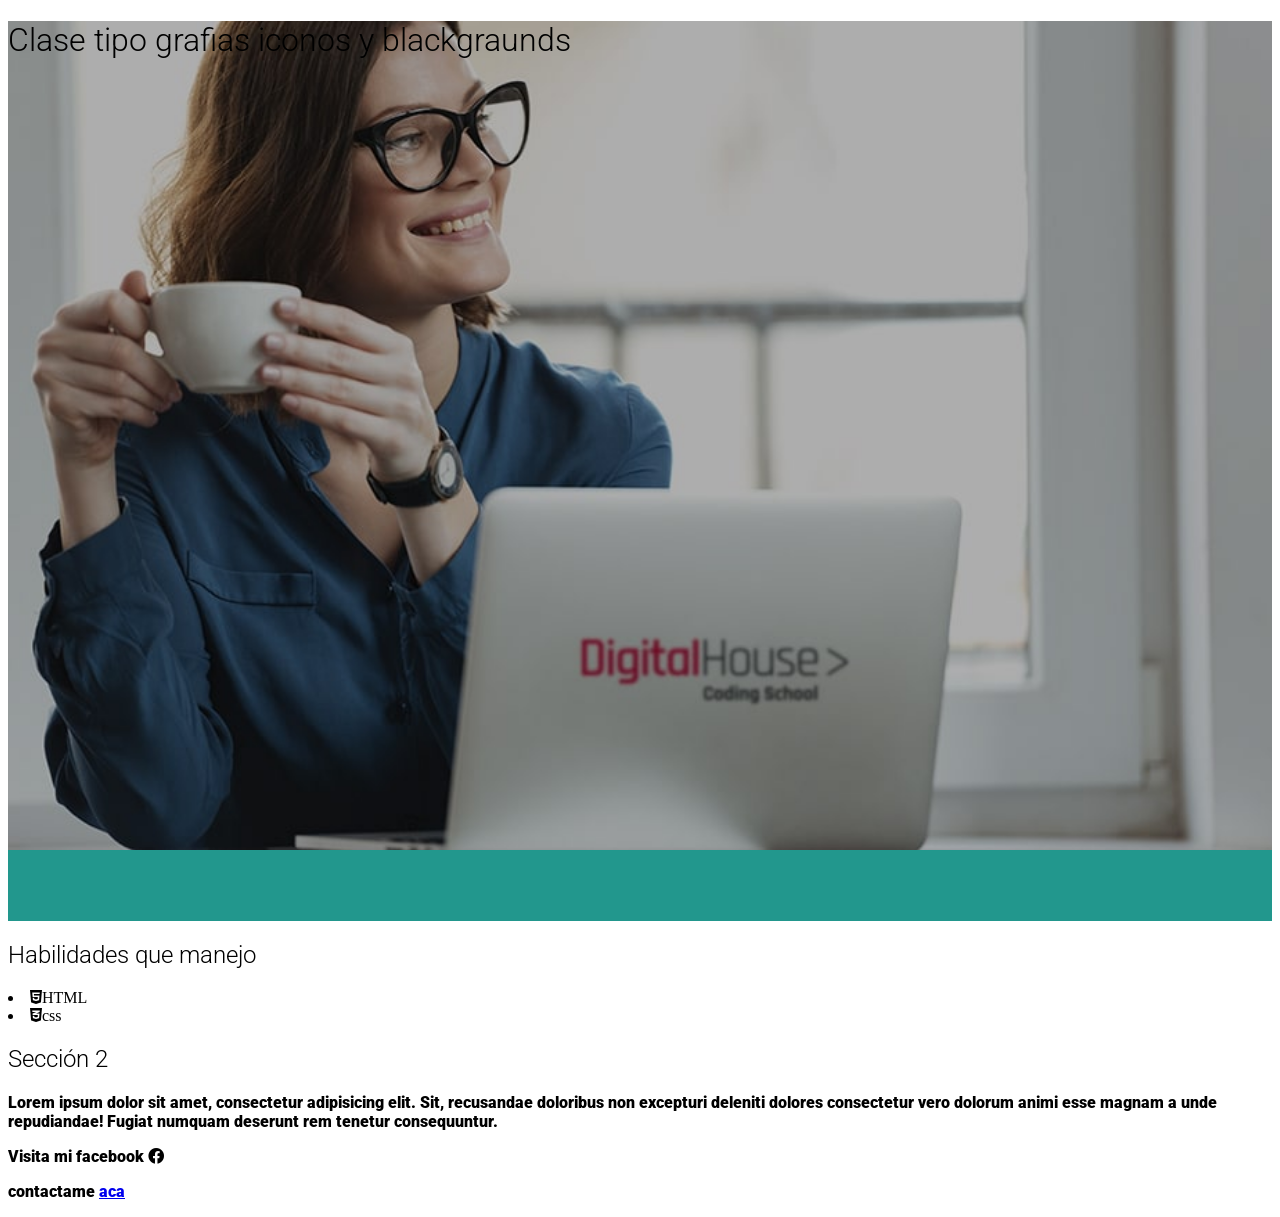
<file: clase 8 hdv/clase 8 Practica EnClase/index.html>
<!DOCTYPE html>
<html lang="es"> 
<head>
    <meta charset="UTF-8">
    <meta name="viewport" content="width=device-width, initial-scale=1.0">
    <title>Fuentes - Clase 6</title>
    <link rel="preconnect" href="https://fonts.gstatic.com">
    <link href="https://fonts.googleapis.com/css2?family=Roboto:wght@300&display=swap" rel="stylesheet">
    <link rel="stylesheet" href="https://cdnjs.cloudflare.com/ajax/libs/font-awesome/5.15.3/css/all.min.css" integrity="sha512-iBBXm8fW90+nuLcSKlbmrPcLa0OT92xO1BIsZ+ywDWZCvqsWgccV3gFoRBv0z+8dLJgyAHIhR35VZc2oM/gI1w==" crossorigin="anonymous" />
    <link rel="stylesheet" href="css/estilos.css">
</head>
 
<body>
    <header>
        <h1>Clase tipo grafias iconos y blackgraunds    </h1> 
    </header>
    <main>
        <section>
            <h2>Habilidades que manejo</h2>
            <ul>

            </ul>
                <li><i class="fab fa-html5"></i>HTML</li>  
                <li><i class="fab fa-css3-alt"></i>css</li>
            </section>
        <section>
            <h2>Sección 2</h2>
            <p>Lorem ipsum dolor sit amet, consectetur adipisicing elit. Sit, recusandae doloribus non excepturi
                deleniti dolores consectetur vero dolorum animi esse magnam a unde repudiandae! Fugiat numquam deserunt
                rem tenetur consequuntur.</p>
        </section>
    </main>
    <footer>
        <p>Visita mi facebook <i class="fab fa-facebook"></i> </p>
        <p> contactame    <a href="/contacto.html">aca</a></p>
    </footer>
</body> 

</html>
</file>
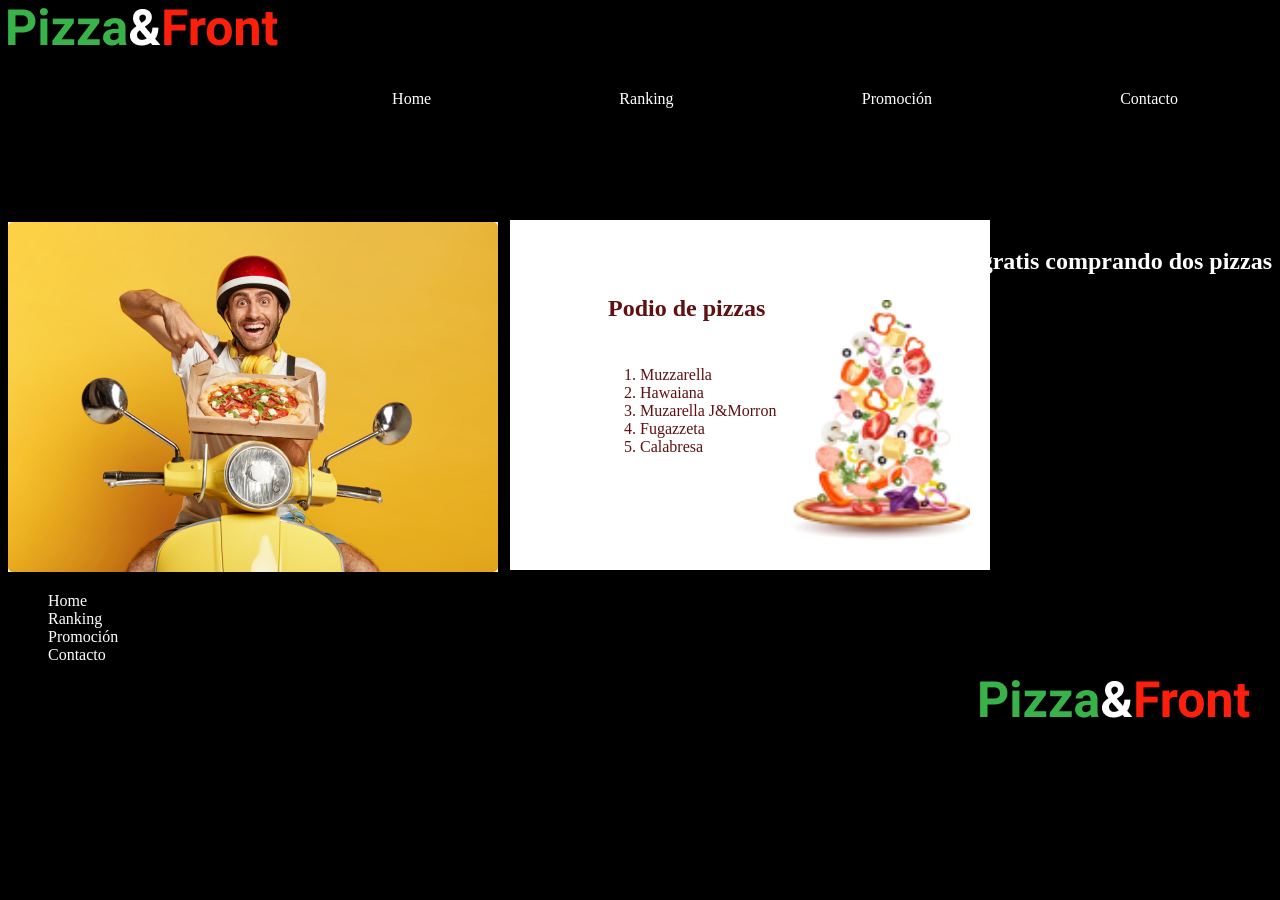
<file: clase 12/Consigna-11-main/Consigna-11-main/index.html>
<!DOCTYPE html>

<html>
    <head>
        <meta charset="utf-8">
        <meta http-equiv="X-UA-Compatible" content="IE=edge">
        <title></title>
        <meta name="description" content="">
        <meta name="viewport" content="width=device-width, initial-scale=1">
        <link rel="stylesheet" href="css/styles.css">
    </head>
    <body style="color: white;">
        <header>
            <img src="css/Img/Pizza&Front.png" class="logo"alt="logo">
            <ul class="characters" style="list-style-type: none;">
            <li>Home</li>
            <li>Ranking</li>
            <li>Promoción</li>
            <li>Contacto</li>
            </ul>
        </header>
        <div>
        <h2 class="gratis">Envío gratis comprando dos pizzas</h2>
        <h2 class="podio">Podio de pizzas</h2>
        </div>
        <label>
        <img src="css/Img/delivery.jpg" alt="delivery">
        </label>
        <span id="rectangle">
        
        </span>
        <label>
        <img id="pizza"src="css/Img/PizzaFalling.jpg" alt="pizza">
        </label>
        <ol class="products">
        <li>Muzzarella</li>
        <li>Hawaiana</li>
        <li>Muzarella J&Morron</li>
        <li>Fugazzeta</li>
        <li>Calabresa</li>
        </ol>
        
        <footer>
        <Section>
        <ul class="pie" style="list-style-type: none;">
            <li>Home</li>
            <li>Ranking</li>
            <li>Promoción</li>
            <li>Contacto</li>
        </ul>

        <img src="css/Img/Pizza&Front.png" class="loguito"alt="logo">
        </Section>

        </footer>
    </body>
</html>
</file>
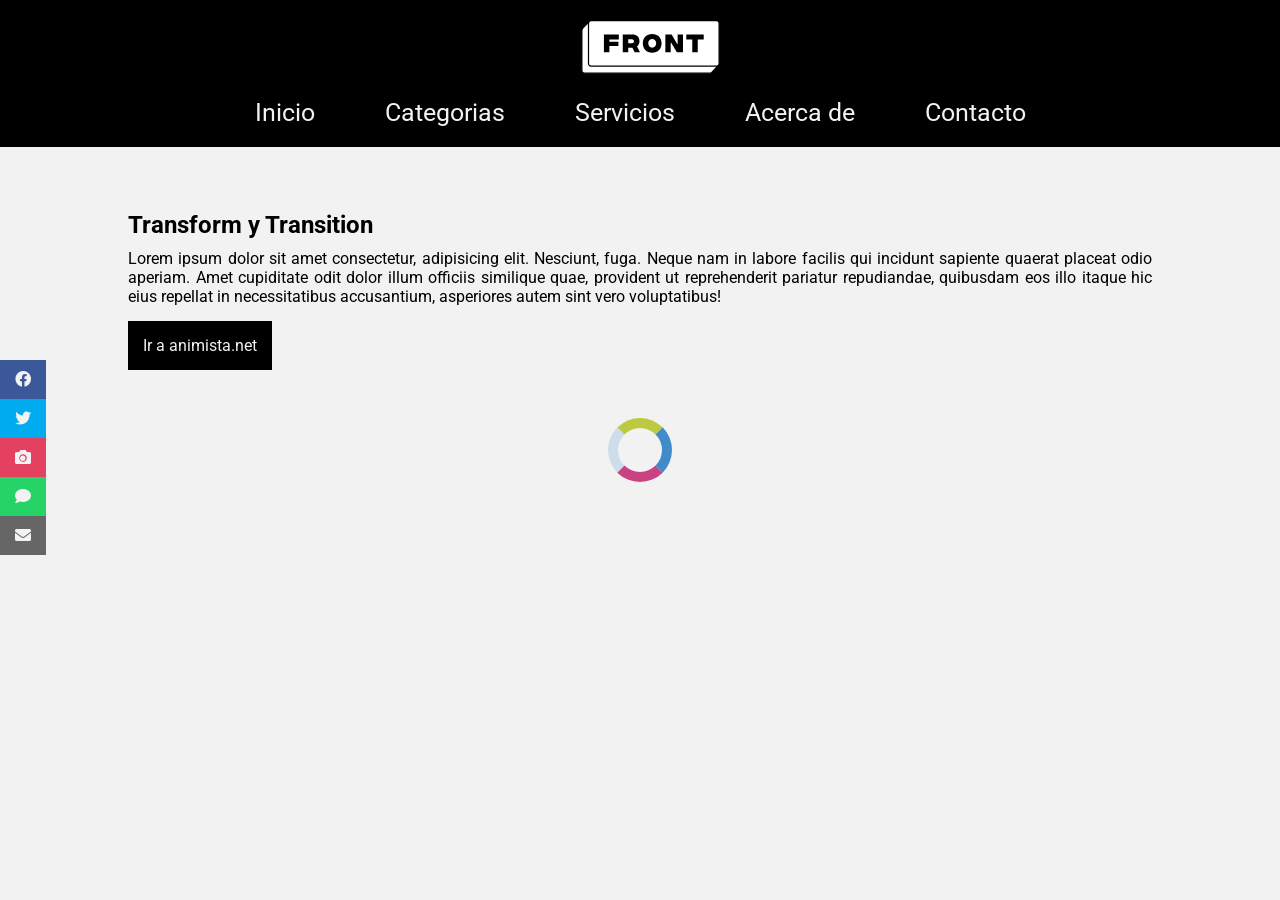
<file: clase 19 animaciones/clase_19_base_mesa/clase_19_mesa/index.html>
<!DOCTYPE html>
<html lang="es">
<head>
    <meta charset="UTF-8">
    <meta http-equiv="X-UA-Compatible" content="IE=edge">
    <meta name="viewport" content="width=device-width, initial-scale=1.0">
    <title>CSS avanzado</title>
    <link rel="stylesheet" href="https://use.fontawesome.com/releases/v5.15.3/css/all.css" integrity="sha384-SZXxX4whJ79/gErwcOYf+zWLeJdY/qpuqC4cAa9rOGUstPomtqpuNWT9wdPEn2fk" crossorigin="anonymous">
    <link rel="stylesheet" href="./css/style_base.css">

</head>
<body >
    <header>
        <img class="logo" src="img/logo.svg" alt="">
		<nav>
			<ul>
				<li><a href="#">Inicio</a></li>
				<li><a href="#">Categorias</a></li>
				<li><a href="#">Servicios</a></li>
				<li><a href="#">Acerca de</a></li>
				<li><a href="#">Contacto</a></li>
			</ul>
		</nav>
	</header>
    <aside class="social">
		<ul>
			<li><a href="#" target="_blank" class="icon-facebook"><i class="fab fa-facebook"></i></a></li>
			<li><a href="#" target="_blank" class="icon-twitter"><i class="fab fa-twitter"></i></a></li>
			<li><a href="#" target="_blank" class="icon-instagram"><i class="fas fa-camera"></i></a></li>
			<li><a href="#" target="_blank" class="icon-whatsapp"><i class="fas fa-comment"></i></a></li>
			<li><a href="mailto:lromiglia@digitalhouse.com" class="icon-mail"><i class="fas fa-envelope"></i></a></li>
		</ul>
    </aside>
    <section class="container ">
        <h1>Transform y Transition</h1>
        <p>Lorem ipsum dolor sit amet consectetur, adipisicing elit. Nesciunt, fuga. Neque nam in labore facilis qui incidunt sapiente quaerat placeat odio aperiam. Amet cupiditate odit dolor illum officiis similique quae, provident ut reprehenderit pariatur repudiandae, quibusdam eos illo itaque hic eius repellat in necessitatibus accusantium, asperiores autem sint vero voluptatibus!</p>
        <a href="https://animista.net/" target="_blank">Ir a animista.net</a>
        
    </section>
    <span class="spinner"></span>
</body>
</html>
</file>
<file: css/style.css>
#foto_perfil {
            display: block;
            margin: auto;
            width: 200px;
            }
header {
        background-image: url(/IMAGENES/fondo2.png);
        background-color: rgb(19, 20, 20);
        background-repeat:no-repeat;
        background-position: center 0px;
        background-attachment: fixed; 
        background-size: cover;
        height:100vh;
        text-align-last: center;
        width: 100;height: 1440;
        }

.titulo {
    color: aquamarine;
    text-align: center;
    font-size: 60px;
    font-family: 'Abril Fatface', cursive;
    line-height: 80px;
    
}
.titulo2 {
    color: aquamarine;
    grid-column: span;
    text-align: center;
    font-size: 70px;
    font-family: 'Kirang Haerang', cursive;
    line-height: 70px;
    
}
.subtitulos {
    color: rgb(255, 255, 255);
    text-align: center;
    font-size: 30px;
    font-family: 'Bree Serif', serif;
    line-height: 35px;
    text-transform: uppercase;
    background-color:lightseagreen;
    background-origin: border-box;
    
}   
.cajas {
    margin-left: 150px;
    margin-right: 150px;

}   
.futer{
    text-align: center;
    margin-bottom: 10px;
        }

.p{
    text-decoration:none;
    font-size: 170%;
    line-height: 30px;
    }

.iconos{
    background-color: rgb(168, 203, 255);
    font-size: 130%;
    line-height: 30px;
        }
ul{
    font-size: 25px;
    font-family: 'Amatic SC', cursive;
    line-height: 15px;
    font-weight: bold;
    }
.devolucion {
        background-color: rgb(1, 31, 70);
        color: crimson;
        font-size: 150%;
        line-height: 5px;
        text-align: right;
        display: block; 
        background-origin: border-box;  
            }
</file>
<file: css/styles.css>
.cajas .subtitulos {
  color: purple;
}
/*# sourceMappingURL=styles.css.map */
</file>
<file: clase 10 heroes/css/style.css>
*{
margin:0%;
padding: 0%;
box-sizing: border-box;
}




#descuento {
        background: #1CD1B0;
        font-weight: 400;
        font-style: normal;
        font-family: 'Roboto', sans-serif;
        padding: 15px;
        }

#titulo {
    background: #00669F;
    height: 80px;
    box-shadow: 0px 10px 7px rgba(0, 0, 0, 0.25);
    padding: 28px 28px 26px;
    font-size: 35px;
    font-weight: 400;
    font-style: normal;
    font-family: 'Roboto', sans-serif;
            }

.card {
        display: flexbox;
        flex-direction: column;
        align-content: center;
        border-radius: 16px 16px 0px 0px;
        }
</file>
<file: clase 6 pet shop/CSS/styles.css>
/* top moneda */ 
.top{
        text-align: justify;
        color: #ffffff;
        background-color: black;
        margin: 0px 0px;
        padding: 0px;
        }

.pago   {
        text-align: right;
        }
/* front logo */
.logo   {
        background-color: orange;
        margin: 0px;
        padding: 1px;
        }


/* imagen comedero */ 
.comida {
    position: absolute;
    left: 1000px;
    top: 160px;
    

}

.comedero1 {
        padding: 0px;
        position: absolute;
        margin: auto;
        display: block;
        margin: auto;
    }

.comida h2 {
        background-color:white;
        margin-block: 0px;
        padding: 10px;
        display: inline-block;
        border-radius: 5px;
            }

.comida h4 {
                background-color:#F0A83E;
                margin-block: 0px;
                padding: 10px;
                display: inline-block;
        
        }

/* productos */ 
.productos {
    padding: 10px;
    position: relative;
    margin: 5px;
}

.lista1{
        margin:0px;
        padding:0;
        }

.destacados{
            text-align: center;
            position:relative;
            margin: 0px;
            }
            
form{
/* Centrar el formulario en la página */
    margin: 0 auto;
    width: 400px;
/* Esquema del formulario */
    padding: 1em;
    
    }

label {
        /* Tamaño y alineación uniforme */
        display:flexbox;
        width: 100px;
        text-align:center;
        color: white;
        margin: 10px 10px;
        padding: 0px;
        width: 390px;
        height: 40px;
        top: 1159px;

    }

button {
        /* Este margen adicional representa aproximadamente el mismo espacio que el espacio
           entre las etiquetas y sus campos de texto */
        text-align: center;
        margin-right: 30px;
        padding-right: 5px;
        }

.button {
            /* Alinear los botones con los campos de texto */
            padding-left: 50px;
            border-radius: 15px;
        }

.datos li {
        background-color:#3C2313;
        border-radius: 15px;
        ;
            }

.contactanos{
                color:#3C2313;
                text-align: center;
                margin-left: 20px;
                size: 25px;
                font-weight: 700;
                line-height: 29.3px;
                font-style: normal;
                position:relative;
            }
.comida {
       position:relative;
}
</file>
<file: clase 13 pet sshop/ejemplo box/css/styles.css>
*{
    margin: 0;
    padding: 0;
}
.hijo{
    border: 1px solid black;
    text-align: center;
    width: 8rem;
    padding: 1rem;
    background-color: blanchedalmond;


    
}
main{
    margin: 2rem;
    

}
h1{
    text-align: center;

}
.contenedorPadre{
    display: flex;
    background-color: brown;

}
.contenedorReverse{
    display: flex;
    flex-direction: row-reverse;
    background-color: brown;


}
.contenedorColumn{
    display: flex;
    flex-direction: column;
    background-color: brown;


}
.contenedorColumnReverse{
    display: flex;
    flex-direction: column-reverse;
    background-color: brown;
}
.contenedorWrap{
    display: flex;
    background-color: brown;
    flex-wrap: wrap;
}
.contenedorCentrado{
    display: flex;
    background-color: rgb(146, 53, 53);
    flex-wrap: wrap;
    justify-content: center;
}
.contenedorSpace{
    display: flex;
    background-color: brown;
    flex-wrap: wrap;
    justify-content:space-between ;
}
.contenedorAround{
    display: flex;
    background-color: brown;
    flex-wrap: wrap;
    justify-content: space-around;

}
.contenedorEvenly{
    display: flex;
    background-color: brown;
    flex-wrap: wrap;
    justify-content: space-evenly;

}
.contenedorAlign{
   
    display: flex;
    flex-wrap: wrap;
    align-content: center;
    justify-content: center;
    background-color: brown;
    height: 200px;
}
</file>
<file: clase 13 pet sshop/pet shop sergio/CSS/styles.css>
/*@media (min-width: 1280px) {
        }*/


body    {
        margin: 0;
        padding: 0;
        width: auto;
        }

/* top moneda */ 
.top{
        text-align: justify;
        color: #ffffff;
        background-color: black;
        width: 100px;
        
        
        }


.top1 ul.pago{
                display: flex;
                align-items: center;
                flex-direction: row;
                margin-right: 30px;
                
        }




.top ul.pago li a{
                text-decoration: none;
                color:#ffffff;
                font-size: 10px;

        }

.top ul.pago li a i{
                margin-left: 5px;
        }


header .top{
                background: #222222;
                box-shadow: 0px 4px 4px rgba(0, 0, 0, 0.25);
                height: 20px;
                width: 100%;
                display:flex;
                justify-content: space-between;
        }

.pago li a{
        flex-direction: row;
}

/* front logo */
.logo   {
        background-color: orange;
        margin: 0px;
        padding: 1px;
        }


/* imagen comedero */ 
.comida {
    position: absolute;
    left: 1000px;
    top: 160px;
    

}

.comedero1 {
        padding: 0px;
        position: absolute;
        margin: auto;
        display: block;
        margin: auto;
    }

.comida h2 {
        background-color:white;
        margin-block: 0px;
        padding: 10px;
        display: inline-block;
        border-radius: 5px;
            }

.comida h4 {
                background-color:#F0A83E;
                margin-block: 0px;
                padding: 10px;
                display: inline-block;
        
        }

/* productos */ 
.productos {
    padding: 10px;
    position: relative;
    margin: 5px;
}

.lista1{
        margin:0px;
        padding:0;
        }

.destacados{
            text-align: center;
            position:relative;
            margin: 0px;
            }
            
form{
/* Centrar el formulario en la página */
    margin: 0 auto;
    width: 400px;
/* Esquema del formulario */
    padding: 1em;
    
    }

label {
        /* Tamaño y alineación uniforme */
        display:flexbox;
        width: 100px;
        text-align:center;
        color: white;
        margin: 10px 10px;
        padding: 0px;
        width: 390px;
        height: 40px;
        top: 1159px;

    }

button {
        /* Este margen adicional representa aproximadamente el mismo espacio que el espacio
           entre las etiquetas y sus campos de texto */
        text-align: center;
        margin-right: 30px;
        padding-right: 5px;
        }

.button {
            /* Alinear los botones con los campos de texto */
            padding-left: 50px;
            border-radius: 15px;
        }

.datos li {
        background-color:#3C2313;
        border-radius: 15px;
        ;
            }

.contactanos{
                color:#3C2313;
                text-align: center;
                margin-left: 20px;
                size: 25px;
                font-weight: 700;
                line-height: 29.3px;
                font-style: normal;
                position:relative;
            }
.comida {
       position:relative;
}
</file>
<file: Clase 14 heroes mediaqueries/Clase14-main/css/style.css>
* {
  margin: 0;
  padding: 0;
}
body {
  font-family: "Roboto", sans-serif;
  display: flex;
  flex-direction: column;
  flex-wrap: wrap;
}

/* Barra Descuentos */
.descuento {
  display: flex;
  height: 38px;
  background-color: #1cd1b0;
  align-items: center;
  padding-left: 10px;
}

/*Barra Super Heroes*/
.titulo {
  display: flex;
  height: 101px;
  background-color: #00669f;
  align-items: center;
  padding-left: 28px;
  position: sticky;
  top: 0;
  z-index: 10;
}

/* Contenedor Cartas */

.contenedor {
  display: flex;
  flex-direction: row;
  flex-wrap: nowrap;
  justify-content: center;
  padding: 120px;
}

/* Cartas */
.card {
  display: flex;
  flex-wrap: wrap;
  width: 300px;
  height: 529px;

  border-radius: 25px 25px 0 0;
  margin-left: 10px;
  margin-right: 10px;
  background-color: #f3f3f3;
}

/*Fondo Cartas */
.bkgd {
  position: relative;
  width: 300px;
  height: 194px;
  top: -35px;
}

/*Corazon*/
.heart {
  position: relative;
  width: 30px;
  height: 30px;
  top: 15px;
  left: 21px;
  z-index: 9;
}

/*Foto de perfil*/
.profile {
  position: relative;
  width: 120px;
  height: 120px;
  border-radius: 100%;
  left: 90px;
  top: -127px;
}

/*Textos Cards*/
p {
  position: relative;
  padding: 0 17px 0 16px;
  bottom: 104px;
  width: 267px;
  height: 113px;
  font-size: 15px;
}

/*titulos card*/
.card h3 {
  position: relative;
  text-align: center;
  width: 100%;
  top: -120px;
}

/*Boton*/
.btn {
  position: relative;
  background-color: #00669f;
  top: -25px;
  text-align: center;
  margin: auto;
  padding: 10px 35px;
  text-decoration: none;
  color: #ffff;
}

/*Pie de Pagina*/
footer {
  display: flex;
  flex-direction: row;
  height: 51px;
  background-color: #00669f;
  align-items: center;
  color: #ffff;
  justify-content: center;
}

/*Media Query*/
/*Smartphones*/
@media screen and (min-width: 0px) and (max-width: 468px) {
  /* Cambiando barra descuento */
  .descuento {
    background-color: #d1891c;
    padding-left: 27px;
  }
  /* Cambiando barra titulo */
  .titulo h1{
    margin-left: 27px;
  }
  .titulo {
    
    height: 162px;
  }
/* Cambiando espacio contenedor */
  .contenedor{
    flex-wrap: wrap;
    justify-content: center;
    padding: 0;
    
    
  }
   /* Cambiando espacio card*/ 
  .card{
    margin: 0;
    padding: 0;
    margin-right: 20px;
    margin-top: 40px;
    margin-left: 20px;
  }
}


@media screen and (min-width: 481px) and (max-width: 768px) {
  /* Cambiando barra descuento */
  .descuento {
    background-color: #d1891c;
    padding-left: 27px;
  }
  /* Cambiando barra titulo */
  .titulo h1{
    margin-left: 27px;
  }
  .titulo {
    
    height: 162px;
  }
/* Cambiando espacio contenedor */
  .contenedor{
    flex-wrap: wrap;
    justify-content: center;
    padding: 0;
    
    
  }
 /* Cambiando espacio card*/ 
  .card{
    margin: 0;
    padding: 0;
    margin-right: 20px;
    margin-top: 40px;
    margin-left: 20px;
  }
}
</file>
<file: clase 17/clase_17_vivo/css/style_sincronica.css>
@import url('https://fonts.googleapis.com/css2?family=Roboto:wght@300&display=swap');
* {
    box-sizing: border-box;
}

body {
    background: #222;
    font-family: 'Roboto';
    color: #f2f2f2;
}


/** LISTAS **/


/* Menú  */

nav ul {
    list-style: none;
    padding: 0px;
    margin-left: 10px;
}

nav ul li {
    display: inline-block;
    margin-right: 30px;
}

nav ul li::before {
    content: "*";
    color: red;
    display: inline-block;
    padding-right: 5px;
    font-size: 30px;
    visibility: hidden;
}

nav ul li:hover::before {
    visibility: visible;
}


/* ... */

a {
    margin: 10px;
    cursor: pointer;
    font-size: 30px;
    text-decoration: none;
}

a:link {
    /*No visitado por el usuario y con href*/
    color: blue;
}

a:active {
    /*Se activa cuando el usuario pulsa el elemento*/
    background-color: red;
}

a:hover {
    /*Elemento apuntador pasa por encima*/
    text-decoration: underline;
}

a:visited {
    /*Exclusivo para enlaces*/
    color: purple;
}


/* ... */


/* Lista con viñeta centrada */

.centrar-listas {
    text-align: center;
}

.centrar-listas ul {
    text-align: left;
    display: inline-block;
}


/* Lista rayada */

ul.lista {
    list-style: none;
    padding: 0;
    margin: 20px auto;
    width: 80%;
}

ul.lista li {
    margin: 0;
    padding: 8px 10px;
    color: #111;
}

ul.lista li:nth-child(odd) {
    /* filas impares */
    background-color: #e5e5e5;
}

ul.lista li:nth-child(even) {
    /* filas pares */
    background-color: #cccccc;
}


/* ... */


/* Otras pruebas en los textos */

p:nth-child(odd) {
    font-size: 1.5em;
    color: blue;
}

p:nth-child(even)::after {
    content: " - Continuará";
    color: red;
}

#parrafos h2:hover {
    text-align: center;
    color: rebeccapurple;
    background-color: rgb(255, 157, 157);
    font-size: 2em;
}

#flex-container {
    display: flex;
    justify-content: center;
}

#flex-container:hover {
    display: block;
}


/* algunos seudo-elementos mas*/

h1::first-letter {
    color: blue;
}

h1::selection {
    background-color: red;
}


/* Dialogo-perrito */

.dialogo {
    background: var(--secondary-color);
    padding: 10px;
    color: #000;
    margin: 30px auto;
    border-radius: 15px;
    font-size: 18px;
    line-height: 28px;
    text-align: center;
    width: 200px;
    position: relative;
}

.dialogo::before {
    content: "";
    border-top: 20px solid var(--secondary-color);
    border-right: 20px solid transparent;
    border-left: 20px solid transparent;
    border-bottom: 20px solid transparent;
    position: absolute;
    bottom: -40px;
    right: calc(50% - 20px);
}

.dialogo::after {
    display: block;
    content: url("../img/perro.gif");
    position: absolute;
}


/* ... */


/*  Formularios */

form input {
    margin: 15px 15px 0 15px;
}

input[type=submit],
input[type=reset] {
    background-color: var(--primary-color);
    border: none;
    color: #fff;
    width: unset;
}

input::placeholder {
    color: grey;
}

input:focus::placeholder {
    visibility: hidden;
}

input[type=text][name=nombre]:invalid,
input[type=email]:invalid {
    border: 2px solid var(--primary-color);
}

input[type=text]:valid,
input[type=email]:valid {
    border: 2px solid transparent;
}


/* opcion automática */

fieldset div {
    display: inline-flex;
    flex-direction: row-reverse;
}

label::before {
    content: "*";
    color: red;
    margin-right: 5px;
    font-size: 20px;
}


/* ... */
</file>
<file: clase 8 hdv/clase 8 Practica EnClase/css/estilos.css>
/*@import url('https://fonts.googleapis.com/css2?family=Roboto:wght@300;900&display=swap'); */
@font-face{
    src: url('../Fonts/Roboto/Roboto-Light.ttf');
    font-family: 'Roboto';
}
header{
     background-color: rgb(34, 151, 141);
     background-image: url('../img/fondo.jpeg');
     background-repeat: no-repeat;
     background-position: center -50px;
     background-size: cover;
     background-attachment: fixed; 
     height:100vh;
 }
 h1,h2{
    font-family: 'Roboto', sans-serif;
    font-weight: 300;
 }
 p{
    font-family: 'Roboto', sans-serif; 
    font-weight: 900;
 }
</file>
<file: clase 12/Consigna-11-main/Consigna-11-main/css/styles.css>
.characters{
    position: relative;
    display: flex;
    justify-content:space-around;
    margin-top: 40px;
    word-spacing: 25px;
    margin-left: 250px;
}

#rectangle {
    position: absolute;
    color: white;
    z-index: -10;
    background-color: white;
    display: flex;
    justify-content: left;
    left: 510px;
    width: 480px;
    height: 350px;
    top:220px;
    
}

#pizza {
    position:absolute;
    z-index: 5;
    left: 120px;
    display: flex;
    justify-content: left;
    margin-left:670px;
    top: 300px;
    margin-right: 150px;
    width:180px;
    height: 240px;
}

body {
    background-color: black;
}

.gratis {
    position: relative;
    display: flex;
    justify-content:right;
    z-index: 10;
    top:120px;
}

.podio {
    position: relative;
    display: flex;
    justify-content: left;
    z-index: 10;
    top:120px;
    right: -600px;
    color: rgb(95, 16, 16);
}

.products {
    position:absolute;
    z-index: 10;
    left: 600px;
    top:350px;
    color:rgb(95, 16, 16);
}

.logo {
    top:20px;
    left:10px;
    padding: 15;
}

.loguito{
    position:absolute;
    right:30px;
    margin-bottom: 25px;
    padding: 15;
}
</file>
<file: clase 19 animaciones/clase_19_base_mesa/clase_19_mesa/css/style_base.css>
@import url('https://fonts.googleapis.com/css2?family=Roboto:wght@300&display=swap');

*{
    box-sizing: border-box;
    margin: 0;
    padding: 0;
}
:root{
    --primary-color: #000;
    --secondary-color:#f2f2f2;
    --decoration-color:#c79800;
   }

body{
    background:var(--secondary-color);
    font-family: 'Roboto';
    color:var(--primary-color);
    width: 100%;
  }

header{
    background-color:var(--primary-color);
    text-align: center;
    z-index: 100;
}
header .logo {
    margin-top: 20px;
    margin-left: 20px;
}

/** Menú principal */
nav ul {
    display: flex; 
    justify-content: center;
    list-style: none;
    /* padding: 0px;
    margin-left: 10px;          NO son necesarias porque usamos flex*/
}
nav ul li {
    margin: 20px;
}
nav ul li a{
    position:relative;
    margin:15px;
    font-size:25px;  
    color:var(--secondary-color);
    text-decoration: none;
}

nav ul li a:before{
    content:'';
    background: var(--decoration-color);
    position:absolute;
    bottom:-10px; 
    /* alto y ancho=0 */
    width: 0%;
    height: 0%;
    transform: translateX(0%);

}
nav ul li a:hover::before{
    /* ancho final */
   width: 100%;

}

/* Barra redes */
.social {
	position: fixed; 
	left: 0; 
	top: calc(50% - 90px); /* Para que quede centrada le decimos que al 50% del alto le reste la mitad del alto de la barra: 16px de la letra + 10 padding-top + 10padding-bottom */
	z-index: 2000; 
}
.social ul {
	list-style: none;
}

.social ul li a {
    display: inline-block; /* porque le quiero agregar padding */
    color:var(--secondary-color);
    background: var(--primary-color);
    padding: 10px 15px;
    text-decoration: none;
    /* transition: ; */
}

.social ul li .icon-facebook {background:#3b5998;} /* Establecemos los colores de cada red social, aprovechando su class */
.social ul li .icon-twitter {background: #00abf0;}
.social ul li .icon-instagram {background: #E4405F;}
.social ul li .icon-whatsapp {background: #25D366;}
.social ul li .icon-mail {background: #666666;}

.social ul li a:hover{
    /* transform: ; */
    
    /* padding: ; */
}


  /* Contenido */
.container{
    width: 80%;
    margin: 5% auto;
}

.container p{
    margin-top: 10px;
    text-align: justify;
}
.container a{
    display: inline-block;
    background-color:var(--primary-color);
    color:var(--secondary-color);
    text-decoration: none;
    padding: 15px;
    margin-top: 15px;
}
.container a:hover{
    color:var(--decoration-color);
}
 
/* spinner| */
.spinner{
    width: 64px;
    height: 64px;
    position: fixed;
    top: calc(50% - 32px);
    left: calc(50% - 32px);
    border-radius: 50%;
    z-index: 2
 }
.spinner {
    background-color: transparent;
    border-top: 10px solid rgb(188, 202, 66);
    border-right: 10px solid rgb(66,139,202);
    border-bottom: 10px solid rgb(202, 66, 129);
    border-left: 10px solid rgba(66,139,202,.2);
     /* animation: ; */
 }
/* keyframes
    crear la animación con la rotación desde el momento 0 y momento 100
 */
</file>
